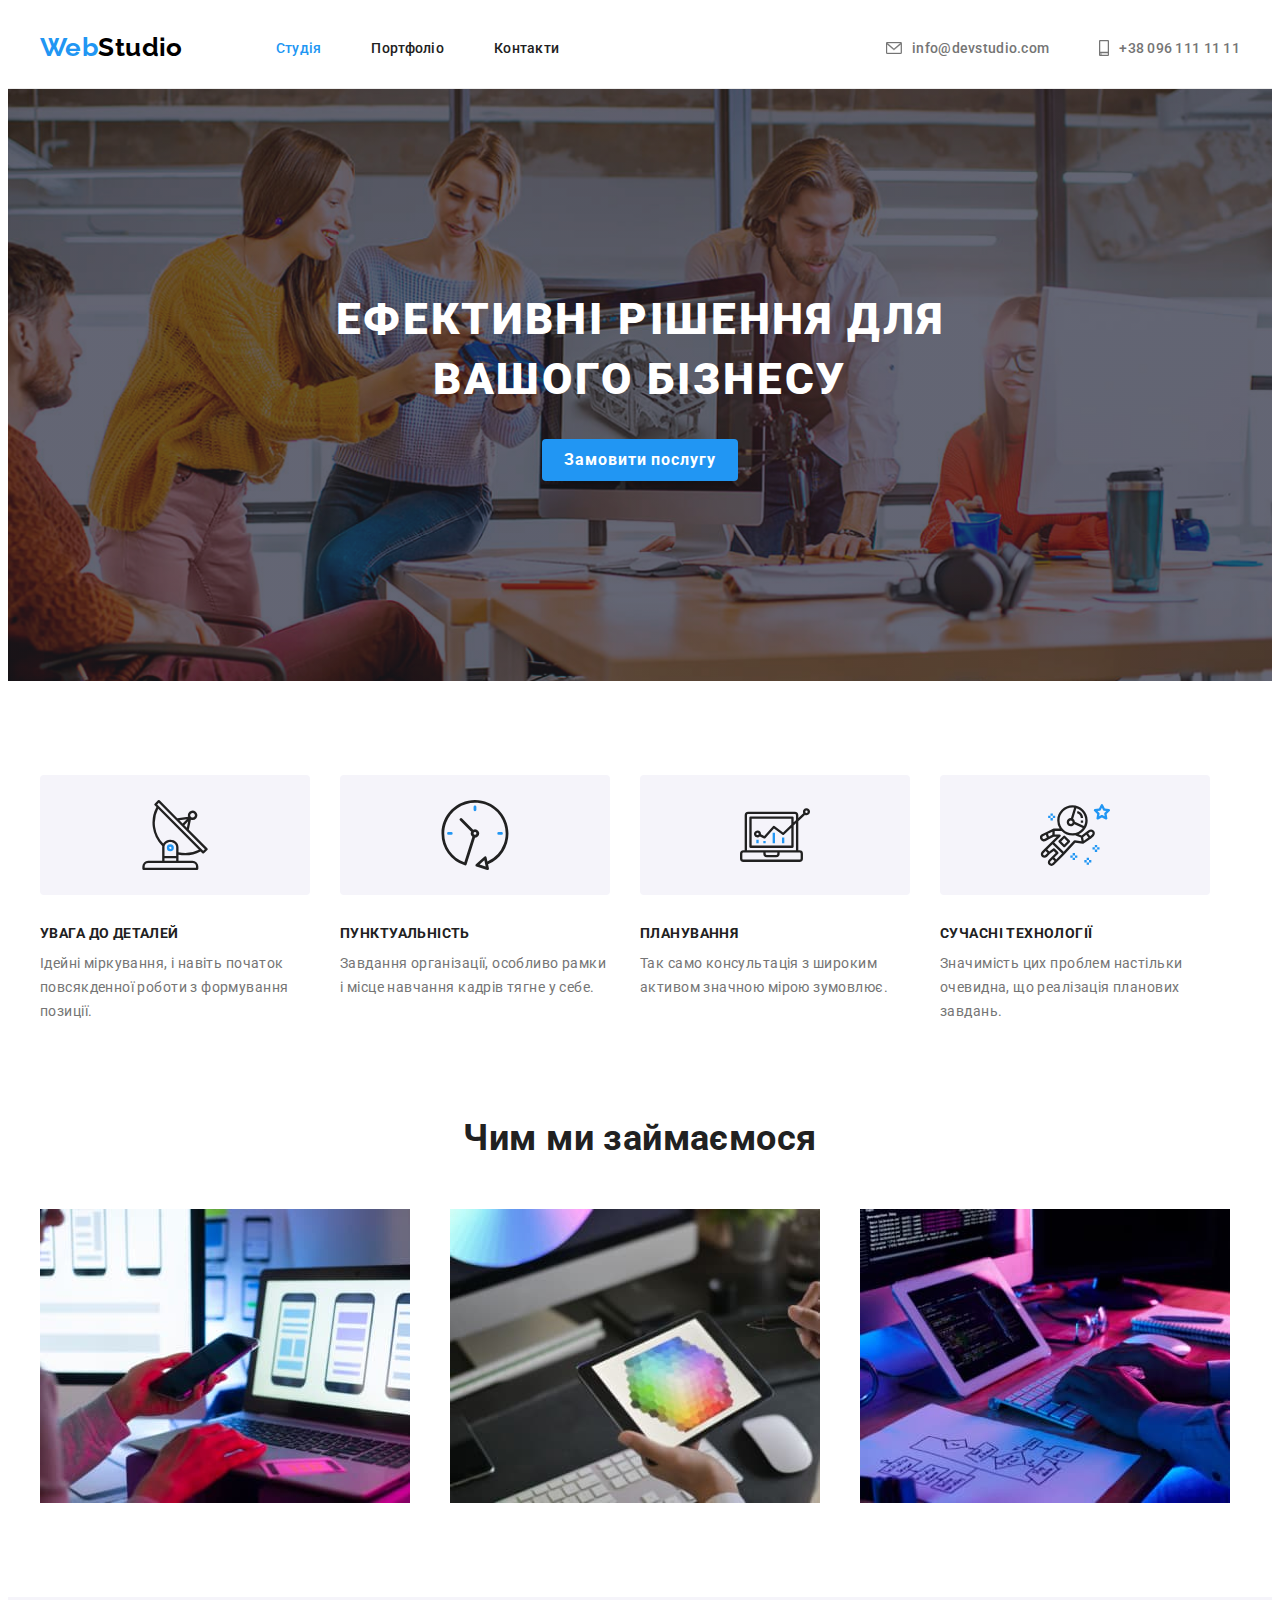
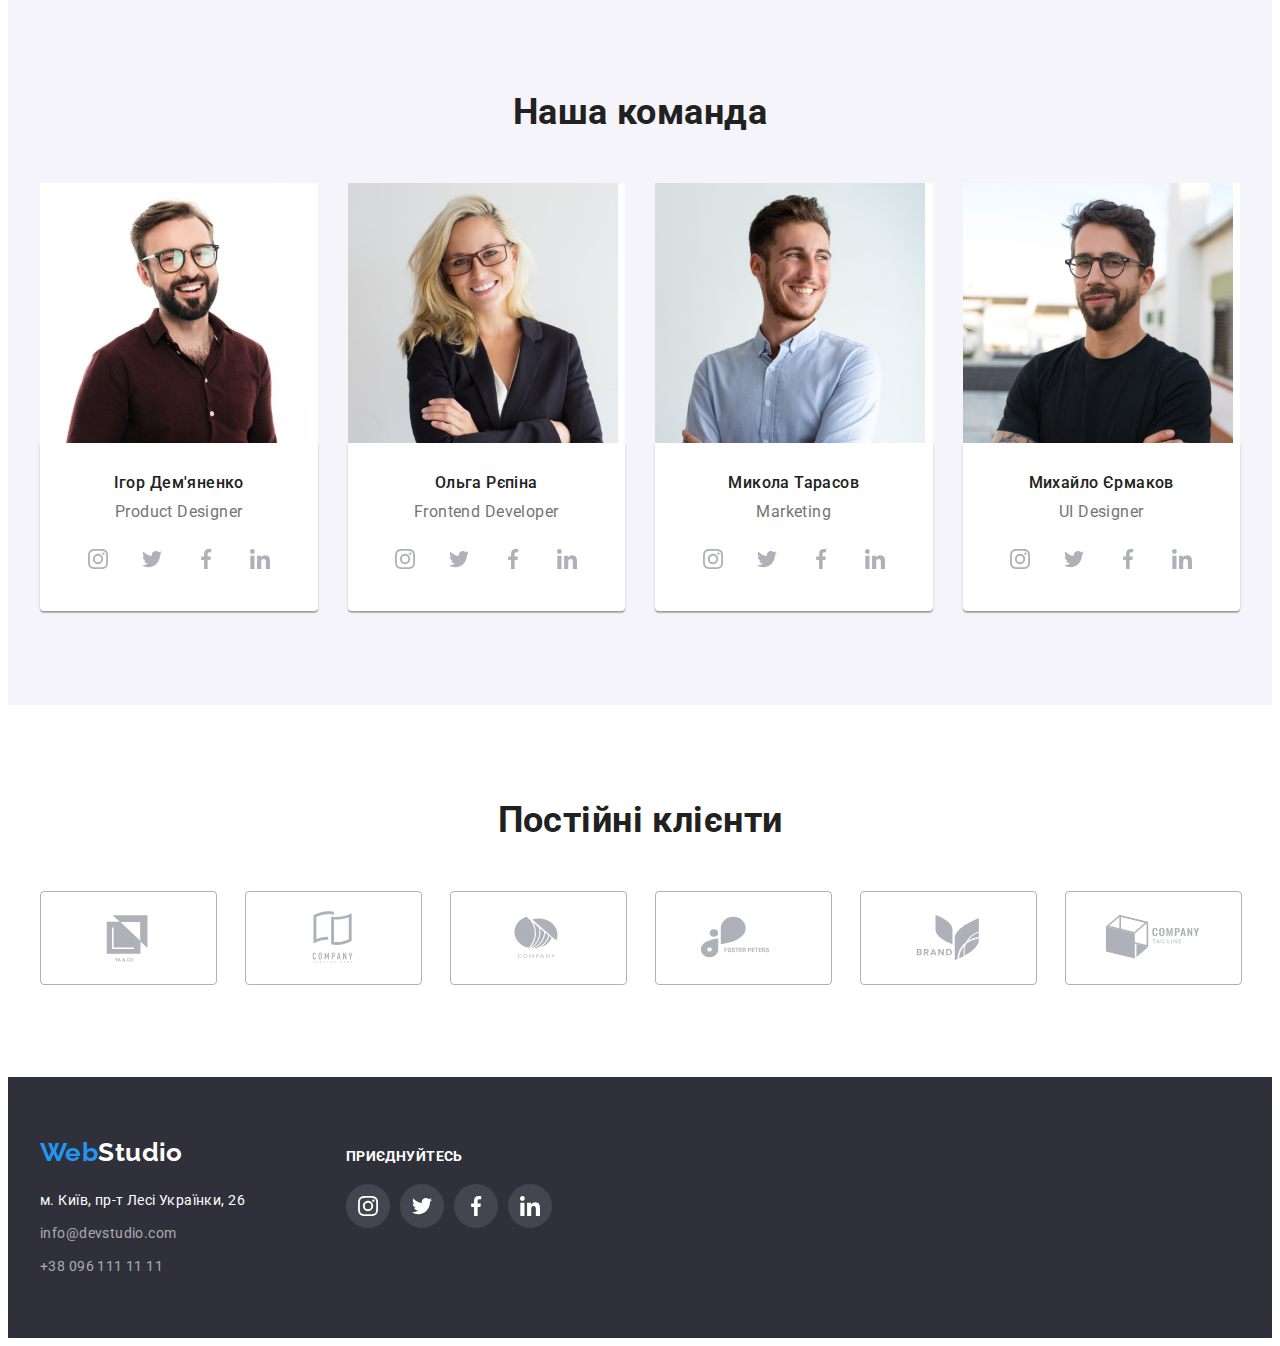
<file: index.html>
<!DOCTYPE html>
<html lang="uk">
  <head>
    <meta charset="UTF-8" />
    <meta http-equiv="X-UA-Compatible" content="IE=edge" />
    <meta name="viewport" content="width=device-width, initial-scale=1.0" />
    <title>WebStudio</title>
    <!--Fonts-->
    <link rel="preconnect" href="https://fonts.googleapis.com" />
    <link rel="preconnect" href="https://fonts.gstatic.com" crossorigin />
    <link
      href="https://fonts.googleapis.com/css2?family=Raleway:wght@700&family=Roboto:wght@400;500;700;900&display=swap"
      rel="stylesheet"
    />
    <!--modern-normalize.css-->
    <link
      rel="stylesheet"
      href="https://cdnjs.cloudflare.com/ajax/libs/modern-normalize/1.1.0/modern-normalize.min.css"
      integrity="sha512-wpPYUAdjBVSE4KJnH1VR1HeZfpl1ub8YT/NKx4PuQ5NmX2tKuGu6U/JRp5y+Y8XG2tV+wKQpNHVUX03MfMFn9Q=="
      crossorigin="anonymous"
      referrerpolicy="no-referrer"
    />
    <!--CSS-->
    <link rel="stylesheet" href="./CSS/styles.css" />
  </head>

  <body class="page">
    <!--Header (верхня лінія)-->
    <header class="header">
      <div class="container header-container">
        <a class="logo header-logo-link" href="./index.html" lang="en"
          ><span class="logo-part">Web</span>Studio</a
        >
        <nav class="navigation">
          <ul class="list nav-list">
            <li class="nav-item">
              <a class="link header-link current" href="./index.html">Студія</a>
            </li>
            <li class="nav-item">
              <a class="link header-link" href="./partfolio.html">Портфоліо</a>
            </li>
            <li class="nav-item"><a class="link header-link" href="#">Контакти</a></li>
          </ul>
        </nav>

        <ul class="list nav-list">
          <li class="nav-contact">
            <a class="link header-link" href="mailto:info@devstudio.com">
              <svg class="contacts-icon" width="16" height="12">
                <use href="./images/icons.svg#mail"></use>
              </svg>
              info@devstudio.com</a
            >
          </li>
          <li class="nav-contact">
            <a class="link header-link" href="tel:+380961111111">
              <svg class="contacts-icon" width="10" height="16">
                <use href="./images/icons.svg#smartphone"></use>
              </svg>
              +38 096 111 11 11</a
            >
          </li>
        </ul>
      </div>
    </header>

    <main>
      <!--Section 1 (шапка)-->
      <section class="hero">
        <div class="container hero-container">
          <h1 class="hero-title">Ефективні рішення для вашого бізнесу</h1>
          <button class="hero-btn" type="button">Замовити послугу</button>
        </div>
      </section>

      <!--Section 2 (особливості)-->
      <section class="feature section">
        <div class="container">
          <h2 class="feature-headline visually-hidden">Особливости</h2>
          
          <ul class="list feature-list">
            <li class="feature-item">
              <div class="feature-icon-item">
                <svg class="feature-icon" width="70" height="70">
                  <use href="./images/icons.svg#antenna"></use>
                </svg>
              </div>
              <h3 class="feature-title">Увага до деталей</h3>
              <p class="feature-text">
                Ідейні міркування, і навіть початок повсякденної роботи з формування позиції.
              </p>
            </li>
            <li class="feature-item">
              <div class="feature-icon-item">
                <svg class="feature-icon" width="70" height="70">
                  <use href="./images/icons.svg#clock"></use>
                </svg>
              </div>
              <h3 class="feature-title">Пунктуальність</h3>
              <p class="feature-text">
                Завдання організації, особливо рамки і місце навчання кадрів тягне у себе.
              </p>
            </li>
            <li class="feature-item">
              <div class="feature-icon-item">
                <svg class="feature-icon" width="70" height="70">
                  <use href="./images/icons.svg#diagram"></use>
                </svg>
              </div>
              <h3 class="feature-title">Планування</h3>
              <p class="feature-text">
                Так само консультація з широким активом значною мірою зумовлює.
              </p>
            </li>
            <li class="feature-item">
              <div class="feature-icon-item">
                <svg class="feature-icon" width="70" height="70">
                  <use href="./images/icons.svg#astronaut"></use>
                </svg>
              </div>
              <h3 class="feature-title">Сучасні технології</h3>
              <p class="feature-text">
                Значимість цих проблем настільки очевидна, що реалізація планових завдань.
              </p>
            </li>
          </ul>
        </div>
      </section>

      <!--Section 3 (чим ми займаємося)-->
      <section class="outer section">
        <div class="container">
          <h2 class="outer-title">Чим ми займаємося</h2>
          <ul class="list outer-list card-set">
            <li class="outer-item card-set-item">
              <img src="./images/feature/img1.jpg" alt="learning to write code" width="370" />
            </li>
            <li class="outer-item card-set-item">
              <img
                src="./images/feature/img2.jpg"
                alt="learn how to configure the code on different devices"
                width="370"
              />
            </li>
            <li class="outer-item card-set-item">
              <img src="./images/feature/img3.jpg" alt="learn how to design a page" width="370" />
            </li>
          </ul>
        </div>
      </section>

      <!--Section 4 (Наша команда)-->
      <section class="team section">
        <div class="container">
          <h2 class="team-title">Наша команда</h2>
          <ul class="list team-list card-set">
            <li class="team-item card-set-item">
              <img
                class="team-img"
                src="./images/team/team1.jpg"
                alt="Product Designer"
                width="270"
              />
              <div class="team-box">
                <h3 class="team-name">Ігор Дем'яненко</h3>
                <p class="team-text" lang="en">Product Designer</p>
                <ul class="socials list">
                  <li class="socials-item">
                    <a
                      class="socials-link link"
                      href="https://instagram.com"
                      aria-label="instagram"
                      target="_blank"
                      rel="noopener noreferrer"
                    >
                      <svg class="socials-icon" width="20" height="20">
                        <use href="./images/icons.svg#instagram"></use>
                      </svg>
                    </a>
                  </li>
                  <li class="socials-item">
                    <a
                      class="socials-link link"
                      href="https://twitter.com"
                      aria-label="Twitter"
                      target="_blank"
                      rel="noopener noreferrer"
                    >
                      <svg class="socials-icon" width="20" height="20">
                        <use href="./images/icons.svg#twitter"></use>
                      </svg>
                    </a>
                  </li>
                  <li class="socials-item">
                    <a
                      class="socials-link link"
                      href="https://facebook.com"
                      aria-label="facebook"
                      target="_blank"
                      rel="noopener noreferrer"
                    >
                      <svg class="socials-icon" width="20" height="20">
                        <use href="./images/icons.svg#facebook"></use>
                      </svg>
                    </a>
                  </li>
                  <li class="socials-item">
                    <a
                      class="socials-link link"
                      href="https://linkedin.com"
                      aria-label="linkedin"
                      target="_blank"
                      rel="noopener noreferrer"
                    >
                      <svg class="socials-icon" width="20" height="20">
                        <use href="./images/icons.svg#linkedin"></use>
                      </svg>
                    </a>
                  </li>
                </ul>
              </div>
            </li>
            <li class="team-item card-set-item">
              <img
                class="team-img"
                src="./images/team/team2.jpg"
                alt="Frontend Developer"
                width="270"
              />
              <div class="team-box">
                <h3 class="team-name">Ольга Рєпіна</h3>
                <p class="team-text" lang="en">Frontend Developer</p>
                <ul class="socials list">
                  <li class="socials-item">
                    <a
                      class="socials-link link"
                      href="https://instagram.com"
                      aria-label="instagram"
                      target="_blank"
                      rel="noopener noreferrer"
                    >
                      <svg class="socials-icon" width="20" height="20">
                        <use href="./images/icons.svg#instagram"></use>
                      </svg>
                    </a>
                  </li>
                  <li class="socials-item">
                    <a
                      class="socials-link link"
                      href="https://twitter.com"
                      aria-label="Twitter"
                      target="_blank"
                      rel="noopener noreferrer"
                    >
                      <svg class="socials-icon" width="20" height="20">
                        <use href="./images/icons.svg#twitter"></use>
                      </svg>
                    </a>
                  </li>
                  <li class="socials-item">
                    <a
                      class="socials-link link"
                      href="https://facebook.com"
                      aria-label="facebook"
                      target="_blank"
                      rel="noopener noreferrer"
                    >
                      <svg class="socials-icon" width="20" height="20">
                        <use href="./images/icons.svg#facebook"></use>
                      </svg>
                    </a>
                  </li>
                  <li class="socials-item">
                    <a
                      class="socials-link link"
                      href="https://linkedin.com"
                      aria-label="linkedin"
                      target="_blank"
                      rel="noopener noreferrer"
                    >
                      <svg class="socials-icon" width="20" height="20">
                        <use href="./images/icons.svg#linkedin"></use>
                      </svg>
                    </a>
                  </li>
                </ul>
              </div>
            </li>
            <li class="team-item card-set-item">
              <img class="team-img" src="./images/team/team3.jpg" alt="Marketing" width="270" />
              <div class="team-box">
                <h3 class="team-name">Микола Тарасов</h3>
                <p class="team-text" lang="en">Marketing</p>
                <ul class="socials list">
                  <li class="socials-item">
                    <a
                      class="socials-link link"
                      href="https://instagram.com"
                      aria-label="instagram"
                      target="_blank"
                      rel="noopener noreferrer"
                    >
                      <svg class="socials-icon" width="20" height="20">
                        <use href="./images/icons.svg#instagram"></use>
                      </svg>
                    </a>
                  </li>
                  <li class="socials-item">
                    <a
                      class="socials-link link"
                      href="https://twitter.com"
                      aria-label="Twitter"
                      target="_blank"
                      rel="noopener noreferrer"
                    >
                      <svg class="socials-icon" width="20" height="20">
                        <use href="./images/icons.svg#twitter"></use>
                      </svg>
                    </a>
                  </li>
                  <li class="socials-item">
                    <a
                      class="socials-link link"
                      href="https://facebook.com"
                      aria-label="facebook"
                      target="_blank"
                      rel="noopener noreferrer"
                    >
                      <svg class="socials-icon" width="20" height="20">
                        <use href="./images/icons.svg#facebook"></use>
                      </svg>
                    </a>
                  </li>
                  <li class="socials-item">
                    <a
                      class="socials-link link"
                      href="https://linkedin.com"
                      aria-label="linkedin"
                      target="_blank"
                      rel="noopener noreferrer"
                    >
                      <svg class="socials-icon" width="20" height="20">
                        <use href="./images/icons.svg#linkedin"></use>
                      </svg>
                    </a>
                  </li>
                </ul>
              </div>
            </li>
            <li class="team-item card-set-item">
              <img class="team-img" src="./images/team/team4.jpg" alt="UI Designer" width="270" />
              <div class="team-box">
                <h3 class="team-name">Михайло Єрмаков</h3>
                <p class="team-text" lang="en">UI Designer</p>
                <ul class="socials list">
                  <li class="socials-item">
                    <a
                      class="socials-link link"
                      href="https://instagram.com"
                      aria-label="instagram"
                      target="_blank"
                      rel="noopener noreferrer"
                    >
                      <svg class="socials-icon" width="20" height="20">
                        <use href="./images/icons.svg#instagram"></use>
                      </svg>
                    </a>
                  </li>
                  <li class="socials-item">
                    <a
                      class="socials-link link"
                      href="https://twitter.com"
                      aria-label="Twitter"
                      target="_blank"
                      rel="noopener noreferrer"
                    >
                      <svg class="socials-icon" width="20" height="20">
                        <use href="./images/icons.svg#twitter"></use>
                      </svg>
                    </a>
                  </li>
                  <li class="socials-item">
                    <a
                      class="socials-link link"
                      href="https://facebook.com"
                      aria-label="facebook"
                      target="_blank"
                      rel="noopener noreferrer"
                    >
                      <svg class="socials-icon" width="20" height="20">
                        <use href="./images/icons.svg#facebook"></use>
                      </svg>
                    </a>
                  </li>
                  <li class="socials-item">
                    <a
                      class="socials-link link"
                      href="https://linkedin.com"
                      aria-label="linkedin"
                      target="_blank"
                      rel="noopener noreferrer"
                    >
                      <svg class="socials-icon" width="20" height="20">
                        <use href="./images/icons.svg#linkedin"></use>
                      </svg>
                    </a>
                  </li>
                </ul>
              </div>
            </li>
          </ul>
        </div>
      </section>
      <!-- Section 5 (Client) -->

      <section class="section">
        <div class="container">
          <h2 class="client-title">Постійні клієнти</h2>
          <ul class="list client-list card-set">
            <li class="client-item card-set-item">
              <a class="client-link link" href="#">
                <svg class="client-icon" width="106" height="60">
                  <use href="./images/icons.svg#logo-1"></use>
                </svg>
              </a>
            </li>
            <li class="client-item card-set-item">
              <a class="client-link link" href="#"
                ><svg class="client-icon" width="106" height="60">
                  <use href="./images/icons.svg#logo-2"></use>
                </svg>
              </a>
            </li>
            <li class="client-item card-set-item">
              <a class="client-link link" href="#"
                ><svg class="client-icon" width="106" height="60">
                  <use href="./images/icons.svg#logo-3"></use>
                </svg>
              </a>
            </li>
            <li class="client-item card-set-item">
              <a class="client-link link" href="#"
                ><svg class="client-icon" width="106" height="60">
                  <use href="./images/icons.svg#logo-4"></use>
                </svg>
              </a>
            </li>
            <li class="client-item card-set-item">
              <a class="client-link link" href="#"
                ><svg class="client-icon" width="106" height="60">
                  <use href="./images/icons.svg#logo-5"></use>
                </svg>
              </a>
            </li>
            <li class="client-item card-set-item">
              <a class="client-link link" href="#"
                ><svg class="client-icon" width="106" height="60">
                  <use href="./images/icons.svg#logo-6"></use>
                </svg>
              </a>
            </li>
          </ul>
        </div>
      </section>
    </main>
    <!--Footer (подвал)-->
    <footer class="footer">
      <div class="container footer-flex">
        <div>
          <a class="logo footer-logo" href="./index.html" lang="en"
            ><span class="logo-part">Web</span><span class="footer-logo-part">Studio</span></a
          >

          <address class="footer-contact">
            <p class="footer-text">м. Київ, пр-т Лесі Українки, 26</p>
            <ul class="list footer-list">
              <li class="footer-item">
                <a class="link" href="mailto:info@devstudio.com">info@devstudio.com</a>
              </li>
              <li class="footer-item">
                <a class="link" href="tel:+380961111111">+38 096 111 11 11</a>
              </li>
            </ul>
          </address>
        </div>

        <div class="footer-container">
          <p class="footer-socials-text">Приєднуйтесь</p>
          <ul class="list footer-socials-list">
            <li class="footer-socials-item">
              <a
                class="footer-socials-link"
                href="https://instagram.com"
                aria-label="instagram"
                target="_blank"
                rel="noopener noreferrer"
              >
                <svg class="footer-socials-icon" width="20" height="20">
                  <use href="./images/icons.svg#instagram"></use>
                </svg>
              </a>
            </li>
            <li class="footer-socials-item">
              <a
                class="footer-socials-link"
                href="https://twitter.com"
                aria-label="Twitter"
                target="_blank"
                rel="noopener noreferrer"
              >
                <svg class="footer-socials-icon" width="20" height="20">
                  <use href="./images/icons.svg#twitter"></use>
                </svg>
              </a>
            </li>
            <li class="footer-socials-item">
              <a
                class="footer-socials-link"
                href="https://facebook.com"
                aria-label="facebook"
                target="_blank"
                rel="noopener noreferrer"
              >
                <svg class="footer-socials-icon" width="20" height="20">
                  <use href="./images/icons.svg#facebook"></use>
                </svg>
              </a>
            </li>
            <li class="footer-socials-item">
              <a
                class="footer-socials-link"
                href="https://linkedin.com"
                aria-label="linkedin"
                target="_blank"
                rel="noopener noreferrer"
              >
                <svg class="footer-socials-icon" width="20" height="20">
                  <use href="./images/icons.svg#linkedin"></use>
                </svg>
              </a>
            </li>
          </ul>
        </div>
      </div>
    </footer>
  </body>
</html>
</file>
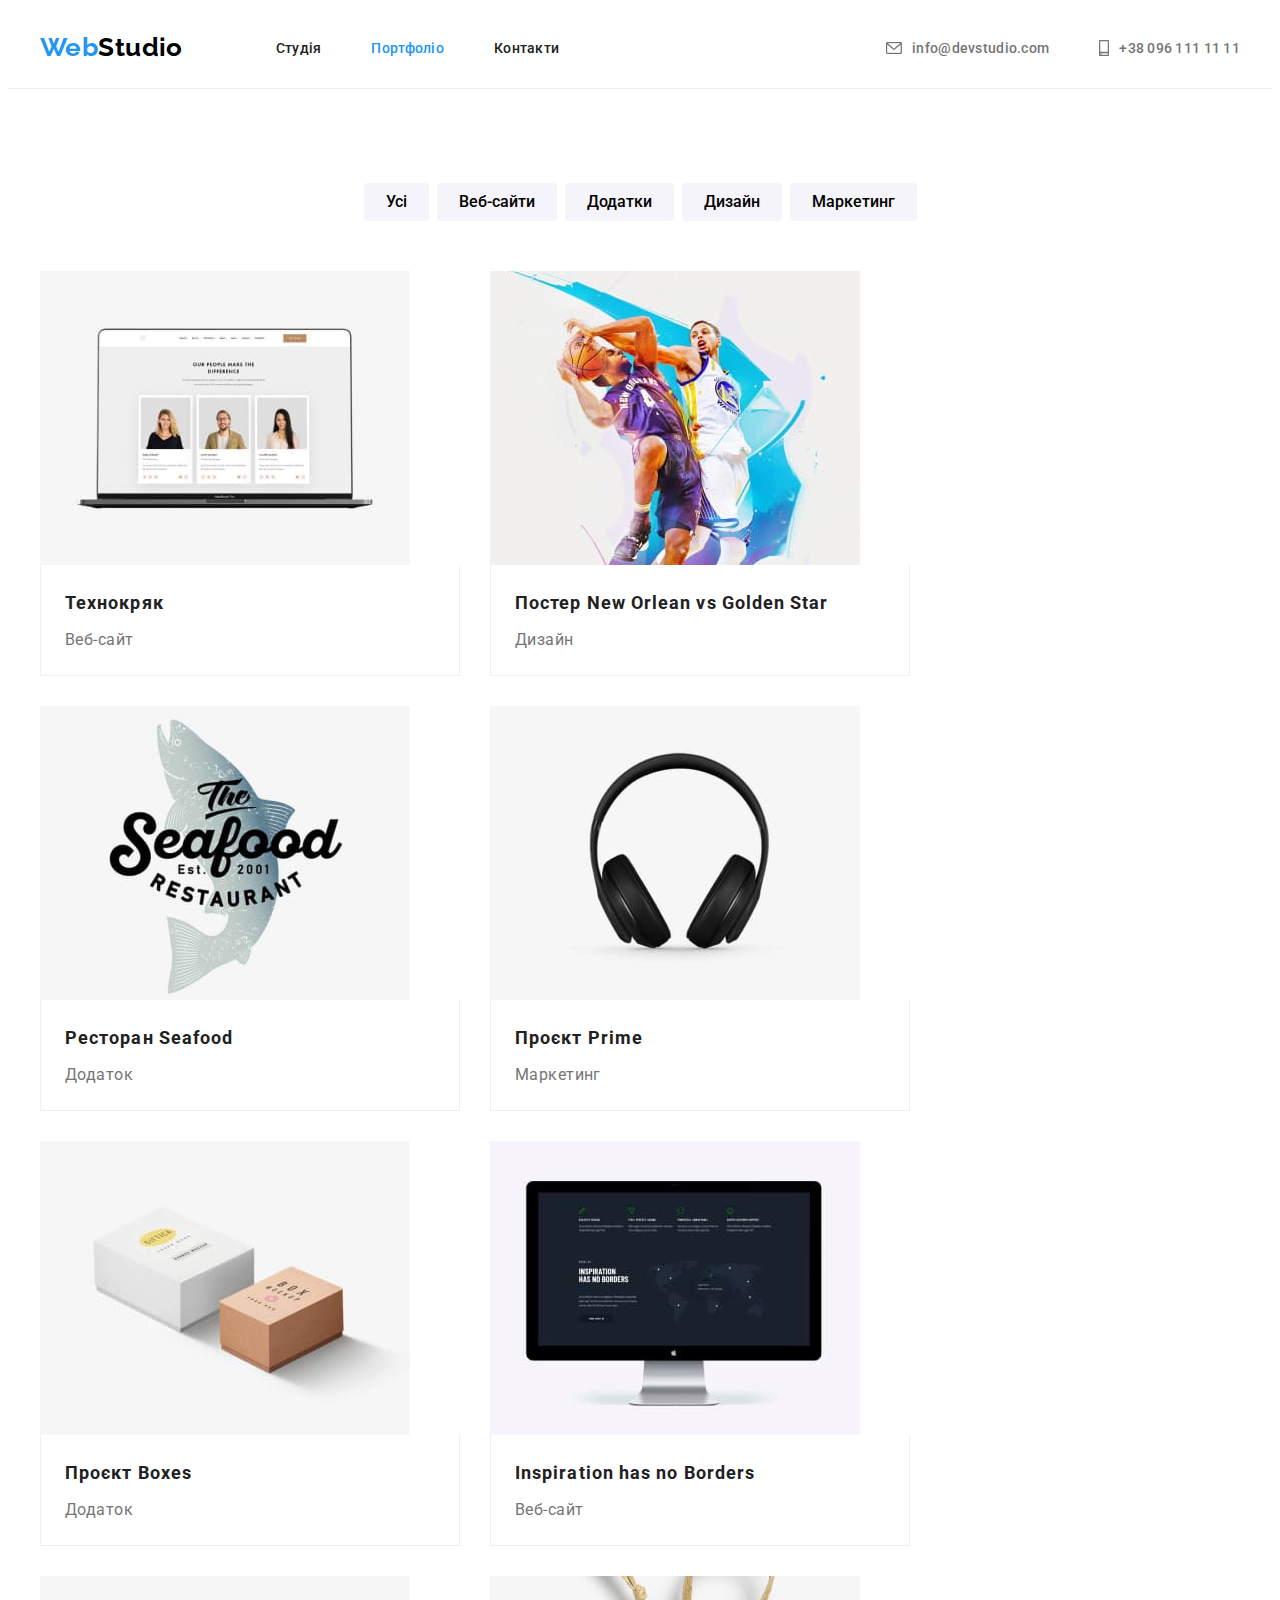
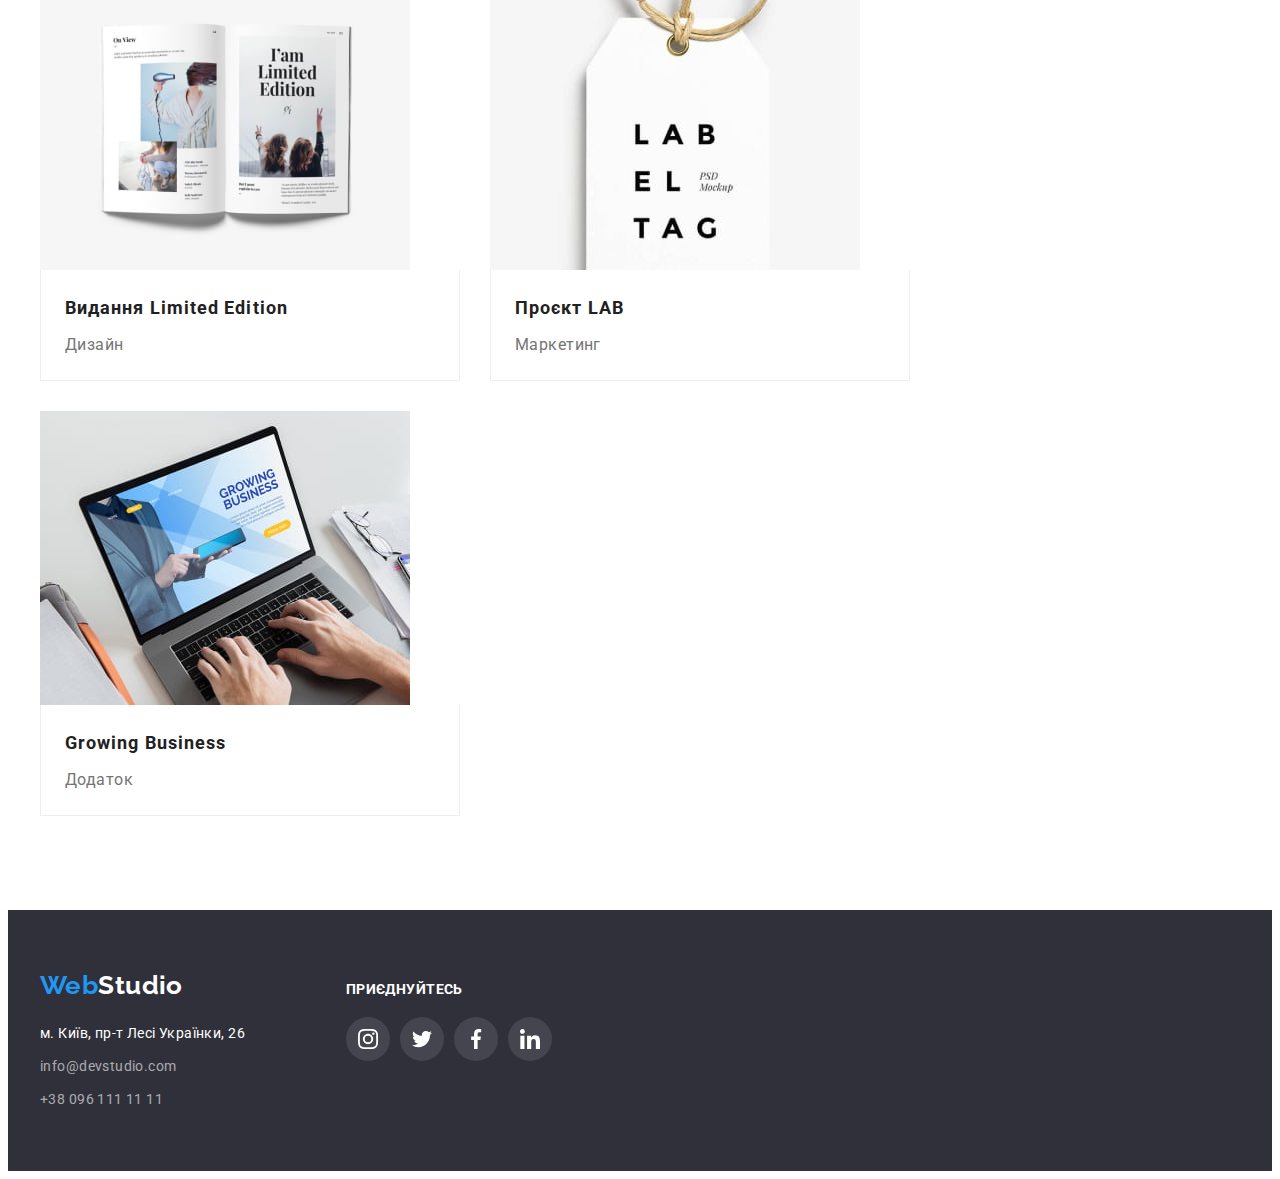
<file: partfolio.html>
<!DOCTYPE html>
<html lang="uk">
  <head>
    <meta charset="UTF-8" />
    <meta http-equiv="X-UA-Compatible" content="IE=edge" />
    <meta name="viewport" content="width=device-width, initial-scale=1.0" />
    <title>WebStudio</title>
    <!--Fonts-->
    <link rel="preconnect" href="https://fonts.googleapis.com" />
    <link rel="preconnect" href="https://fonts.gstatic.com" crossorigin />
    <link
      href="https://fonts.googleapis.com/css2?family=Raleway:wght@700&family=Roboto:wght@400;500;700;900&display=swap"
      rel="stylesheet"
    />
    <!--modern-normalize.css-->
    <link
      rel="stylesheet"
      href="https://cdnjs.cloudflare.com/ajax/libs/modern-normalize/1.1.0/modern-normalize.min.css"
      integrity="sha512-wpPYUAdjBVSE4KJnH1VR1HeZfpl1ub8YT/NKx4PuQ5NmX2tKuGu6U/JRp5y+Y8XG2tV+wKQpNHVUX03MfMFn9Q=="
      crossorigin="anonymous"
      referrerpolicy="no-referrer"
    />
    <!--CSS-->
    <link rel="stylesheet" href="./CSS/styles.css" />
  </head>
  <body class="page">
    <!--Header (верхня лінія)-->
    <header class="header">
      <div class="container header-container">
        <a class="logo header-logo-link" href="./index.html" lang="en"
          ><span class="logo-part">Web</span>Studio</a
        >
        <nav class="navigation">
          <ul class="list nav-list">
            <li class="nav-item"><a class="link header-link" href="./index.html">Студія</a></li>
            <li class="nav-item">
              <a class="link header-link current" href="./partfolio.html">Портфоліо</a>
            </li>
            <li class="nav-item"><a class="link header-link" href="#">Контакти</a></li>
          </ul>
        </nav>

        <ul class="list nav-list">
          <li class="nav-contact">
            <a class="link header-link" href="mailto:info@devstudio.com"
              ><svg class="contacts-icon" width="16" height="12">
                <use href="./images/icons.svg#mail"></use></svg
              >info@devstudio.com</a
            >
          </li>
          <li class="nav-contact">
            <a class="link header-link" href="tel:+380961111111"
              ><svg class="contacts-icon" width="10" height="16">
                <use href="./images/icons.svg#smartphone"></use></svg
              >+38 096 111 11 11</a
            >
          </li>
        </ul>
      </div>
    </header>
    <main>
      <section class="section">
        <div class="container">
          <h1 class="visually-hidden">Партфоліо</h1>
          <!--(список) фільтр робот-->
          <ul class="list partfolio-filtr">
            <li class="partfolio-filtr-item">
              <button class="partfolio-btn" type="button">Усі</button>
            </li>
            <li class="partfolio-filtr-item">
              <button class="partfolio-btn" type="button">Веб-сайти</button>
            </li>
            <li class="partfolio-filtr-item">
              <button class="partfolio-btn" type="button">Додатки</button>
            </li>
            <li class="partfolio-filtr-item">
              <button class="partfolio-btn" type="button">Дизайн</button>
            </li>
            <li class="partfolio-filtr-item">
              <button class="partfolio-btn" type="button">Маркетинг</button>
            </li>
          </ul>
          <!--набор карточек-->
          <ul class="list partfolio-card-list card-set">
            <li class="partfolio-work card-set-item">
              <a class="link partfolio-box-link" href="#">
              <img
                class="partfolio-work-img"
                src="./images/portfolio/work-1.jpg"
                alt="Веб-сайт"
                width="370"
              />
            <div class="partfolio-box">
                
                <h2 class="partfolio-work-item">Технокряк</h2>
                <p class="partfolio-work-text">Веб-сайт</p>
                
              </div>
              </a>
            </li>
            <li class="partfolio-work card-set-item">
              <a class="link partfolio-box-link" href="#">
              <img
                class="partfolio-work-img"
                src="./images/portfolio/work-2.jpg"
                alt="Дизайн"
                width="370"
              />
              <div class="partfolio-box">
                <h2 class="partfolio-work-item">
                  Постер <span lang="en">New Orlean vs Golden Star</span>
                </h2>
                <p class="partfolio-work-text">Дизайн</p>
              </div> </a>
            </li>
            <li class="partfolio-work card-set-item">
              <a class="link partfolio-box-link" href="#">
              <img
                class="partfolio-work-img"
                src="./images/portfolio/work-3.jpg"
                alt="Додаток"
                width="370"
              />
              <div class="partfolio-box">
                <h2 class="partfolio-work-item">Ресторан <span lang="en">Seafood</span></h2>
                <p class="partfolio-work-text">Додаток</p>
              </div> </a>
            </li>
            <li class="partfolio-work card-set-item">
              <a class="link partfolio-box-link" href="#">
              <img
                class="partfolio-work-img"
                src="./images/portfolio/work-4.jpg"
                alt="Маркетинг"
                width="370"
              />
              <div class="partfolio-box">
                <h2 class="partfolio-work-item">Проєкт <span lang="en">Prime</span></h2>
                <p class="partfolio-work-text">Маркетинг</p>
              </div> </a>
            </li>
            <li class="partfolio-work card-set-item">
              <a class="link partfolio-box-link" href="#">
              <img
                class="partfolio-work-img"
                src="./images/portfolio/work-5.jpg"
                alt="Додаток"
                width="370"
              />
              <div class="partfolio-box">
                <h2 class="partfolio-work-item">Проєкт <span lang="en">Boxes</span></h2>
                <p class="partfolio-work-text">Додаток</p>
              </div> </a>
            </li>
            <li class="partfolio-work card-set-item">
              <a class="link partfolio-box-link" href="#">
              <img
                class="partfolio-work-img"
                src="./images/portfolio/work-6.jpg"
                alt="Веб-сайт"
                width="370"
              />
              <div class="partfolio-box">
                <h2 class="partfolio-work-item" lang="en">Inspiration has no Borders</h2>
                <p class="partfolio-work-text">Веб-сайт</p>
              </div> </a>
            </li>
            <li class="partfolio-work card-set-item">
              <a class="link partfolio-box-link" href="#">
              <img
                class="partfolio-work-img"
                src="./images/portfolio/work-7.jpg"
                alt="Дизайн"
                width="370"
              />
              <div class="partfolio-box">
                <h2 class="partfolio-work-item">Видання <span lang="en">Limited Edition</span></h2>
                <p class="partfolio-work-text">Дизайн</p>
              </div> </a>
            </li>
            <li class="partfolio-work card-set-item">
              <a class="link partfolio-box-link" href="#">
              <img
                class="partfolio-work-img"
                src="./images/portfolio/work-8.jpg"
                alt="Маркетинг"
                width="370"
              />
              <div class="partfolio-box">
                <h2 class="partfolio-work-item">Проєкт <span lang="en">LAB</span></h2>
                <p class="partfolio-work-text">Маркетинг</p>
              </div> </a>
            </li>
            <li class="partfolio-work card-set-item">
              <a class="link partfolio-box-link" href="#">
              <img
                class="partfolio-work-img"
                src="./images/portfolio/work-9.jpg"
                alt=""
                width="370"
              />
              <div class="partfolio-box">
                <h2 class="partfolio-work-item" lang="en">Growing Business</h2>
                <p class="partfolio-work-text">Додаток</p>
              </div>
              </a>
            </li>
          </ul>
        </div>
      </section>
    </main>

    <!--Footer (подвал)-->
    <footer class="footer">
      <div class="container footer-flex">
        <div>
          <a class="logo footer-logo" href="./index.html" lang="en"
            ><span class="logo-part">Web</span><span class="footer-logo-part">Studio</span></a
          >

          <address class="footer-contact">
            <p class="footer-text">м. Київ, пр-т Лесі Українки, 26</p>
            <ul class="list footer-list">
              <li class="footer-item">
                <a class="link" href="mailto:info@devstudio.com">info@devstudio.com</a>
              </li>
              <li class="footer-item">
                <a class="link" href="tel:+380961111111">+38 096 111 11 11</a>
              </li>
            </ul>
          </address>
        </div>

        <div class="footer-container">
          <p class="footer-socials-text">Приєднуйтесь</p>
          <ul class="list footer-socials-list">
            <li class="footer-socials-item">
              <a
                class="footer-socials-link"
                href="https://instagram.com"
                aria-label="instagram"
                target="_blank"
                rel="noopener noreferrer"
              >
                <svg class="footer-socials-icon" width="20" height="20">
                  <use href="./images/icons.svg#instagram"></use>
                </svg>
              </a>
            </li>
            <li class="footer-socials-item">
              <a
                class="footer-socials-link"
                href="https://twitter.com"
                aria-label="Twitter"
                target="_blank"
                rel="noopener noreferrer"
              >
                <svg class="footer-socials-icon" width="20" height="20">
                  <use href="./images/icons.svg#twitter"></use>
                </svg>
              </a>
            </li>
            <li class="footer-socials-item">
              <a
                class="footer-socials-link"
                href="https://facebook.com"
                aria-label="facebook"
                target="_blank"
                rel="noopener noreferrer"
              >
                <svg class="footer-socials-icon" width="20" height="20">
                  <use href="./images/icons.svg#facebook"></use>
                </svg>
              </a>
            </li>
            <li class="footer-socials-item">
              <a
                class="footer-socials-link"
                href="https://linkedin.com"
                aria-label="linkedin"
                target="_blank"
                rel="noopener noreferrer"
              >
                <svg class="footer-socials-icon" width="20" height="20">
                  <use href="./images/icons.svg#linkedin"></use>
                </svg>
              </a>
            </li>
          </ul>
        </div>
      </div>
    </footer>
  </body>
</html>
</file>
<file: CSS/styles.css>
:root {
  /* Fonts */
  --main-font: 'Roboto', sans-serif;
  --secondary-font: 'Raleway', sans-serif;

  /* Text colors */
  --main-txt-cl: #212121;
  --light-txt-cl: #757575;
  --accent-txt-cl: #2196f3;
  --second-txt-cl: #ffffff;
  --black-txt-cl: #000000;
  --footer-link-txt-cl: rgba(255, 255, 255, 0.6);
  --footer-txt-second: rgba(255, 255, 255, 0.1);

  /* Background colors */
  --accent-bg-cl: #2f303a;
  --bg-cl: #f5f5f5;
  --second-bg-cl: #f5f4fa;
  --cl-box: #eeeeee;
  --bg-activ-btn: #188ce8;
  --bg-grip-cl: #afb1b8;
  --bg-grip-activ-cl: #2196f3;

  /* Others */
  --items: 3;
  --indent: 30px;
}
/**
  |============================
  | Основні
  |============================
*/
/* reset */
h1,
h2,
h3,
h4,
h5,
h6,
p {
  margin: 0;
}

img {
  display: block;
}

.list {
  list-style: none;
  margin: 0;
  padding: 0;
}

.link {
  text-decoration: none;
  color: currentColor;
}

.container {
  width: 1200px;
  padding-left: 15px;
  padding-right: 15px;

  margin-left: auto;
  margin-right: auto;
}

/* card set */
.card-set {
  display: flex;
  flex-wrap: wrap;
  gap: var(--indent);
}

.card-set-item {
  flex-basis: calc((100% - var(--indent) * (var(--items) - 1)) / var(--items));
}

/**
  |============================
  | body
  |============================
*/
.page {
  font-size: 14px;
  font-family: var(--main-font);
  letter-spacing: 0.03em;
  color: var(--main-txt-cl);
  background: var(--second-txt-cl);
}
.visually-hidden {
  position: absolute;
  width: 1px;
  height: 1px;
  margin: -1px;
  border: 0;
  padding: 0;
  white-space: nowrap;
  clip-path: inset(100%);
  clip: rect(0 0 0 0);
  overflow: hidden;
}
.section {
  padding-top: 94px;
  padding-bottom: 94px;
  align-items: center;
}

/**
  |============================
  | Header
  |============================
*/
.header {
  background: var(--second-txt-cl);
  color: currentColor;
  border-bottom: 1px solid #ececec;
}
.header-container {
  display: flex;
  align-items: center;
}
.navigation {
  margin-right: auto;
}
.nav-list {
  display: flex;
  align-items: center;
  gap: 50px;
}

.logo {
  font-family: var(--secondary-font);
  font-weight: 700;
  font-size: 26px;
  line-height: calc(31 / 26);
  text-decoration: none;
  color: var(--black-txt-cl);
  margin-right: 93px;
}

.logo-part {
  color: var(--accent-txt-cl);
}

.nav-item {
  font-weight: 500;
  line-height: calc(16 / 14);
  letter-spacing: 0.02em;
  color: var(--main-txt-cl);
}

.header-link {
  display: flex;
  align-items: center;
  padding-top: 32px;
  padding-bottom: 32px;
  gap: 10px;
}
.header-logo-link {
  display: flex;
  align-items: center;
  padding-top: 24px;
  padding-bottom: 25px;
}

.nav-contact {
  font-weight: 500;
  font-size: 14px;
  line-height: calc(16 / 14);
  letter-spacing: 0.02em;
  color: var(--light-txt-cl);
}

.link:hover,
.link:focus {
  color: var(--accent-txt-cl);
}

.current {
  color: var(--accent-txt-cl);
}

.contacts-icon {
  fill: currentColor;
  stroke: var(--light-txt-cl);
}
.nav-contact .contacts-icon:hover,
.nav-contact .contacts-icon:focus {
  color: var(--accent-txt-cl);
}
/**
  |============================
  | Section 1 (шапка)
  |============================
*/

.hero {
  background-color: var(--accent-bg-cl);
  padding-top: 200px;
  padding-bottom: 200px;
  background-image: linear-gradient(to right, rgba(47, 48, 58, 0.4), rgba(47, 48, 58, 0.4)),
    url(../images/hero/bg-hero.png);
  background-position: center;
  background-repeat: no-repeat;
  background-size: cover;
  max-width: 1600px;
  margin-left: auto;
  margin-right: auto;
}

/* .hero-container {
} */

.hero-title {
  font-weight: 900;
  font-size: 44px;
  line-height: calc(60 / 44);
  text-align: center;
  letter-spacing: 0.06em;
  text-transform: uppercase;
  color: var(--second-txt-cl);
  width: 696px;
  margin-left: auto;
  margin-right: auto;
  margin-bottom: 30px;
}
.hero-btn:hover,
.hero-btn:focus {
  background-color: var(--bg-activ-btn);
}
.hero-btn {
  font-family: inherit;
  font-weight: 700;
  font-size: 16px;
  line-height: calc(30 / 16);
  display: flex;
  align-items: center;
  text-align: center;
  cursor: pointer;
  letter-spacing: 0.06em;
  color: var(--second-txt-cl);
  background-color: var(--accent-txt-cl);
  padding: 6px 22px;
  margin-left: auto;
  margin-right: auto;
  border: none;
  box-shadow: 0px 4px 4px rgba(0, 0, 0, 0.15);
  border-radius: 4px;
}

/**
  |============================
  | Section 2 (особливості)
  |============================
*/
/* .feature {

} */

.feature-list {
  display: flex;
  gap: 30px;
}
.feature-icon-item {
  display: flex;
  justify-content: center;
  align-items: center;
  width: 270px;
  height: 120px;
  background-color: var(--second-bg-cl);
  border-radius: 4px;
  margin-bottom: 30px;
}
.feature-icon {
  --items: 4;
}

/*.feature-headline {
 } */

.feature-item {
  width: 270px;
}

.feature-title {
  margin-bottom: 10px;
  font-weight: 700;
  font-size: 14px;
  line-height: calc(16 / 14);
  text-transform: uppercase;
  color: var(--main-txt-cl);
}

.feature-text {
  line-height: calc(24 / 14);
  color: var(--light-txt-cl);
}

/**
  |============================
  | чим ми займаємося
  |============================
*/

.outer {
  padding-top: 0;
}

/* .outer-list {
} */

.outer-title {
  font-weight: 700;
  font-size: 36px;
  line-height: calc(42 / 36);
  text-align: center;
  color: var(--main-txt-cl);
  margin-bottom: 50px;
}

/* .outer-item {

} */

/**
  |============================
  | Команда
  |============================
*/

.team {
  background: var(--second-bg-cl);
}

.team-list {
  --items: 4;
}

.team-title {
  margin-bottom: 50px;
  font-weight: 700;
  font-size: 36px;
  line-height: calc(42 / 36);
  text-align: center;
  color: var(--main-txt-cl);
}

.team-item {
  background-color: var(--second-txt-cl);
}

/*.team-img {
}*/
.team-box {
  box-shadow: 0px 1px 3px rgba(0, 0, 0, 0.12), 0px 1px 1px rgba(0, 0, 0, 0.14),
    0px 2px 1px rgba(0, 0, 0, 0.2);
  border-radius: 0px 0px 4px 4px;
  padding: 30px;
}

.team-name {
  margin-bottom: 10px;
  font-weight: 500;
  font-size: 16px;
  line-height: calc(19 / 16);
  text-align: center;
  color: var(--main-txt-cl);
}

.team-text {
  font-size: 16px;
  line-height: calc(19 / 16);
  text-align: center;
  color: var(--light-txt-cl);
  margin-bottom: 16px;
}

/* team icons */
.socials {
  display: flex;
  justify-content: center;
  gap: 10px;
}
.socials-item .socials-link {
  display: flex;
  align-items: center;
  justify-content: center;

  width: 44px;
  height: 44px;

  color: var(--bg-grip-cl);
  background-color: var(--second-txt-cl);
  border-radius: 50%;
}

.socials-link:hover,
.socials-link:focus {
  color: var(--second-txt-cl);
  background-color: var(--accent-txt-cl);
}

.socials-icon {
  fill: currentColor;
}
/**
  |============================
  | Client
  |============================
*/

.client-title {
  font-weight: 700;
  font-size: 36px;
  line-height: 42px;
  text-align: center;
  margin-bottom: 50px;
}

.client-list {
  display: flex;
  gap: 30px;
  --items: 6;
}
.client-item {
   width: 170px;
  height: 92px;
}

.client-link {
  display: flex;
  justify-content: center;
  align-items: center;
  border: 1px solid var(--bg-grip-cl);
  border-radius: 4px;
  width: 100%;
  height: 100%;
  color: var(--bg-grip-cl);
}

.client-link:hover,
.client-link:focus {
  color: var(--accent-txt-cl);
  border: 1px solid var(--accent-txt-cl);
}

.client-icon {
  fill: currentColor;
}

/**
  |============================
  | Footer
  |============================
*/

.footer {
  background-color: var(--accent-bg-cl);
  padding-top: 60px;
  padding-bottom: 60px;
}
.footer-flex {
  display: flex;
  gap: 70px;
  align-items: baseline;
}

.footer-logo {
  display: block;
  margin-bottom: 20px;
}
.footer-logo-part {
  color: var(--second-txt-cl);
}

.footer-list {
  display: flex;
  flex-direction: column;
  gap: 9px;
}
.footer-contact {
  font-style: normal;
  text-decoration: none;
  line-height: calc(24 / 14);
}
.footer-text {
  margin-bottom: 9px;
  line-height: calc(24 / 14);
  color: var(--second-txt-cl);
}

.footer-item {
  color: var(--footer-link-txt-cl);
}
.footer-container {
  display: flex;

  flex-direction: column;
}

/* .footer-socials-container {
} */
.footer-socials-text {
  font-weight: 700;
  line-height: calc(16 / 14);
  letter-spacing: 0.03em;
  text-transform: uppercase;
  color: var(--second-txt-cl);
  margin-bottom: 20px;
}
.footer-socials-list {
  display: flex;
  justify-content: center;
  gap: 10px;
}

/* .footer-socials-item {
} */
.footer-socials-link {
  display: flex;
  align-items: center;
  justify-content: center;
  width: 44px;
  height: 44px;
  border-radius: 50%;

  color: var(--second-txt-cl);
  background-color: var(--footer-txt-second);
}

.footer-socials-link:hover,
.footer-socials-link:focus {
  background-color: var(--bg-grip-activ-cl);
}
.footer-socials-icon {
  fill: currentColor;
}

/**
    |============================
    | Partfolio
    |============================
  */

.partfolio-filtr {
  display: flex;
  justify-content: center;
  gap: 8px;
  margin-bottom: 50px;
}

/* .partfolio-filtr-item {
  
} */

.partfolio-btn {
  font-family: inherit;
  font-weight: 500;
  font-size: 16px;
  line-height: calc(26 / 16);
  cursor: pointer;
  align-items: center;
  text-align: center;
  background-color: var(--second-bg-cl);
  border: none;
  padding: 6px 22px;
  border-radius: 4px;
}

.partfolio-btn:hover,
.partfolio-btn:focus {
  color: var(--second-txt-cl);
  background: var(--accent-txt-cl);
  box-shadow: 0px 3px 1px rgba(0, 0, 0, 0.1), 0px 1px 2px rgba(0, 0, 0, 0.08),
    0px 2px 2px rgba(0, 0, 0, 0.12);
}

/* .partfolio-card-list {
/* } */
.partfolio-work {
  display: flex;
  flex-wrap: wrap;
}

/* .partfolio-work-img { 
} */
.partfolio-box {
  border: 1px solid var(--cl-box);
  border-top: 0;
  padding: 20px 24px;
  width: 370px;
}
.partfolio-work-item {
  margin-bottom: 4px;
  font-weight: 700;
  font-size: 18px;
  line-height: calc(36 / 18);
  letter-spacing: 0.06em;
  color: var(--main-txt-cl);
}

.partfolio-work-text {
  font-size: 16px;
  line-height: calc(30 / 16);
  color: var(--light-txt-cl);
}

.partfolio-box-link:focus {
  box-shadow: 0px 1px 1px rgba(0, 0, 0, 0.12), 0px 4px 4px rgba(0, 0, 0, 0.06),
    1px 4px 6px rgba(0, 0, 0, 0.16);
}
.partfolio-work:hover {
  box-shadow: 0px 1px 1px rgba(0, 0, 0, 0.12), 0px 4px 4px rgba(0, 0, 0, 0.06),
    1px 4px 6px rgba(0, 0, 0, 0.16);
}
</file>
